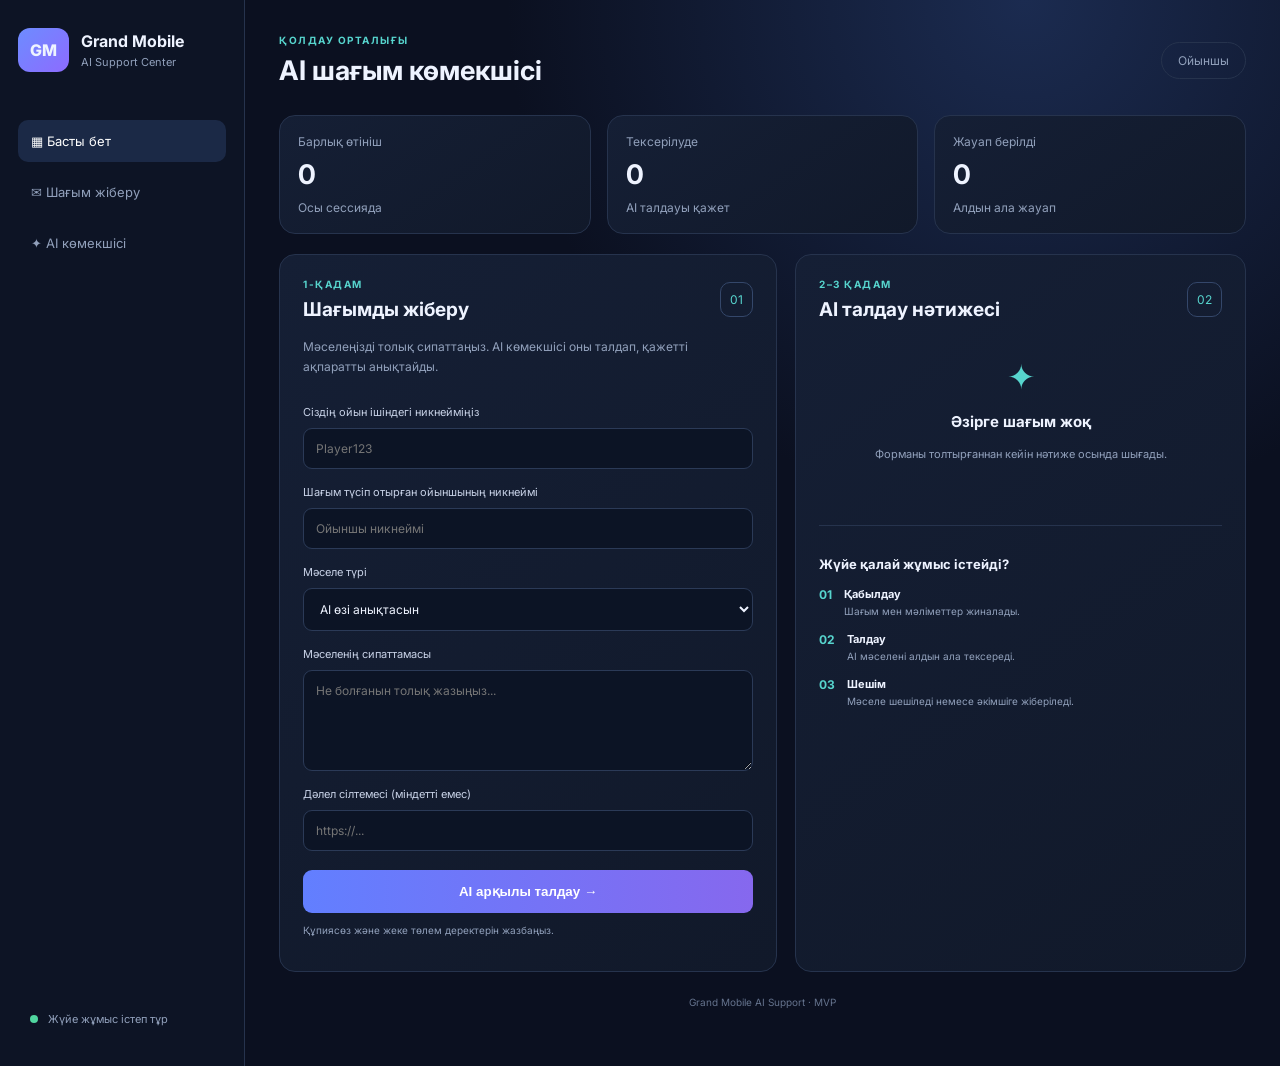
<file: index.html>
<!DOCTYPE html>
<html lang="kk">
<head>
  <meta charset="UTF-8">
  <meta name="viewport" content="width=device-width, initial-scale=1.0">
  <title>Grand Mobile AI Support</title>
  <meta http-equiv="refresh" content="0; url=frontend/index.html">
</head>
<body>
  <h1>Grand Mobile AI Support</h1>
  <p>Сайт ашылуда...</p>
  <a href="frontend/index.html">Сайтқа өту</a>
  <script>
    window.location.replace("frontend/index.html");
  </script>
</body>
</html>
</file>
<file: frontend/styles.css>
@import url('https://fonts.googleapis.com/css2?family=Inter:wght@400;500;600;700;800&display=swap');

:root {
    --bg: #0b1020;
    --panel: #121a2d;
    --text: #eef3ff;
    --muted: #91a0bb;
    --line: #26334d;
    --blue: #6d8cff;
    --cyan: #57d5ce;
}

* {
    box-sizing: border-box;
}

body {
    margin: 0;
    background: radial-gradient(
        circle at 80% 0%,
        #1b2b50 0,
        transparent 35%
    ), var(--bg);

    color: var(--text);
    font-family: Inter, Arial, sans-serif;
}

.app-shell {
    min-height: 100vh;
    display: grid;
    grid-template-columns: 245px 1fr;
}

.sidebar {
    padding: 28px 18px;
    border-right: 1px solid var(--line);
    background: #0d1425;
    display: flex;
    flex-direction: column;
}

.brand {
    display: flex;
    gap: 12px;
    align-items: center;
    margin-bottom: 48px;
}

.brand-mark {
    background: linear-gradient(135deg, var(--blue), #8d6bff);
    padding: 12px;
    border-radius: 12px;
    font-weight: 800;
}

.brand small {
    display: block;
    color: var(--muted);
    font-size: 11px;
    margin-top: 4px;
}

.sidebar nav {
    display: grid;
    gap: 9px;
}

.sidebar nav a {
    color: var(--muted);
    text-decoration: none;
    padding: 13px;
    border-radius: 10px;
    font-size: 13px;
}

.sidebar nav a.active,
.sidebar nav a:hover {
    background: #1b2946;
    color: white;
}

.sidebar-note {
    margin-top: auto;
    padding: 12px;
    color: var(--muted);
    font-size: 11px;
}

.status-dot {
    display: inline-block;
    width: 8px;
    height: 8px;
    border-radius: 50%;
    background: #50d6a0;
    margin-right: 7px;
}

.main-content {
    padding: 34px;
    max-width: 1500px;
    width: 100%;
    margin: auto;
}

.topbar {
    display: flex;
    justify-content: space-between;
    align-items: center;
    margin-bottom: 28px;
}

.eyebrow {
    font-size: 10px;
    letter-spacing: 1.5px;
    color: var(--cyan);
    font-weight: 700;
    margin: 0 0 8px;
}

.topbar h1 {
    font-size: 27px;
    margin: 0;
}

.user-chip {
    border: 1px solid var(--line);
    border-radius: 30px;
    padding: 10px 16px;
    color: var(--muted);
    font-size: 12px;
}

.stats {
    display: grid;
    grid-template-columns: repeat(3, 1fr);
    gap: 16px;
    margin-bottom: 20px;
}

.stat-card,
.panel {
    background: linear-gradient(145deg, #151f35, #11192a);
    border: 1px solid var(--line);
    border-radius: 16px;
}

.stat-card {
    padding: 18px;
}

.stat-card span,
.stat-card small {
    display: block;
    color: var(--muted);
    font-size: 12px;
}

.stat-card strong {
    display: block;
    font-size: 27px;
    margin: 9px 0;
}

.content-grid {
    display: grid;
    grid-template-columns: 1.05fr .95fr;
    gap: 18px;
}

.panel {
    padding: 23px;
}

.panel-heading {
    display: flex;
    justify-content: space-between;
    align-items: center;
}

.panel h2 {
    font-size: 19px;
    margin: 0;
}

.step-icon {
    border: 1px solid #34476a;
    color: var(--cyan);
    border-radius: 10px;
    padding: 9px;
    font-size: 12px;
}

.muted {
    color: var(--muted);
    font-size: 12px;
    line-height: 1.7;
    margin: 16px 0 20px;
}

form {
    display: grid;
    gap: 9px;
}

label {
    font-size: 11px;
    color: #c8d2e7;
    margin-top: 7px;
}

input,
select,
textarea {
    width: 100%;
    background: #0c1425;
    border: 1px solid #2b3a57;
    color: var(--text);
    border-radius: 9px;
    padding: 12px;
    font: inherit;
    font-size: 12px;
    outline: none;
}

input:focus,
select:focus,
textarea:focus {
    border-color: var(--blue);
}

textarea {
    resize: vertical;
}

.primary-button {
    margin-top: 10px;
    border: 0;
    border-radius: 9px;
    padding: 14px;
    background: linear-gradient(90deg, #627fff, #8668ee);
    color: white;
    font-weight: 700;
    cursor: pointer;
}

.primary-button:hover {
    filter: brightness(1.1);
}

.tiny {
    font-size: 10px;
    color: var(--muted);
    line-height: 1.5;
}

.empty-state {
    text-align: center;
    padding: 35px 15px;
    color: var(--muted);
}

.empty-symbol {
    font-size: 34px;
    color: var(--cyan);
}

.empty-state h3 {
    color: var(--text);
    font-size: 15px;
}

.empty-state p {
    font-size: 11px;
    line-height: 1.6;
}

.hidden {
    display: none;
}

.result {
    background: #0c1425;
    border: 1px solid var(--line);
    border-radius: 12px;
    padding: 16px;
    margin-top: 18px;
    font-size: 12px;
    line-height: 1.7;
}

.result h3 {
    margin: 0 0 10px;
}

.tag {
    display: inline-block;
    border-radius: 20px;
    padding: 5px 9px;
    background: #263b35;
    color: #70e0b0;
    font-size: 10px;
}

.tag.warn {
    background: #40351f;
    color: #ffd27a;
}

.workflow {
    border-top: 1px solid var(--line);
    margin-top: 15px;
    padding-top: 17px;
}

.workflow h3 {
    font-size: 13px;
}

.workflow-step {
    display: flex;
    gap: 12px;
    margin: 15px 0;
}

.workflow-step > b {
    color: var(--cyan);
    font-size: 12px;
}

.workflow-step strong,
.workflow-step small {
    display: block;
}

.workflow-step strong {
    font-size: 11px;
}

.workflow-step small {
    color: var(--muted);
    font-size: 10px;
    margin-top: 4px;
}

footer {
    color: #65738d;
    font-size: 10px;
    text-align: center;
    padding: 24px;
}

@media(max-width: 850px) {
    .app-shell {
        grid-template-columns: 1fr;
    }

    .sidebar {
        padding: 15px;
    }

    .brand {
        margin-bottom: 15px;
    }

    .sidebar nav {
        grid-template-columns: repeat(3, 1fr);
    }

    .sidebar-note {
        display: none;
    }

    .main-content {
        padding: 18px;
    }

    .content-grid {
        grid-template-columns: 1fr;
    }
}

@media(max-width: 520px) {
    .stats {
        grid-template-columns: 1fr;
    }

    .topbar h1 {
        font-size: 21px;
    }

    .panel {
        padding: 16px;
    }
}
</file>
